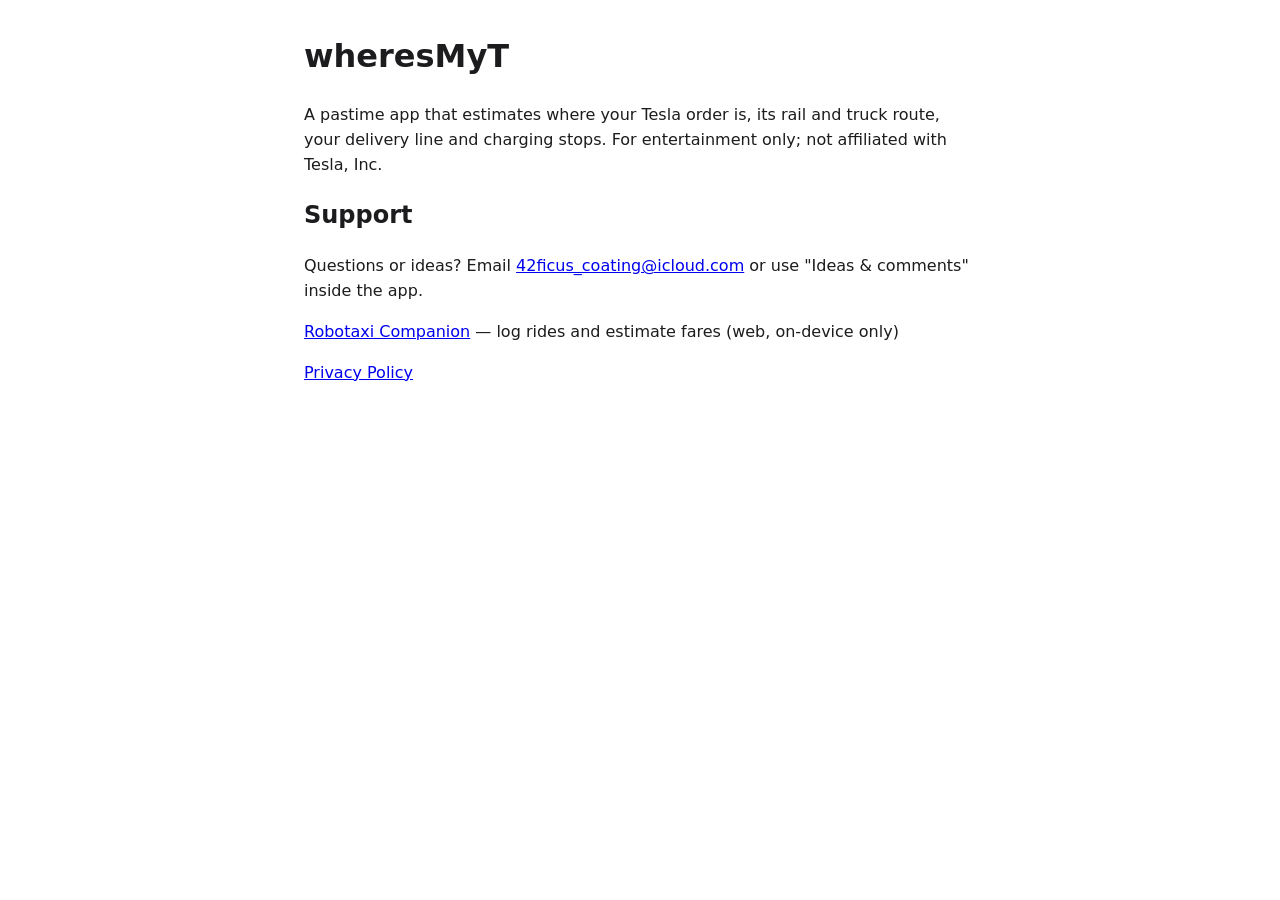
<file: index.html>
<!doctype html>
<html lang="en">
<head>
<meta charset="utf-8">
<meta name="viewport" content="width=device-width, initial-scale=1">
<title>wheresMyT Support</title>
<style>
  body { font: 16px/1.55 -apple-system, system-ui, Segoe UI, Roboto, sans-serif; max-width: 42rem; margin: 2rem auto; padding: 0 1rem; color: #1c1c1e; }
  @media (prefers-color-scheme: dark) { body { background: #111; color: #eee; } a { color: #8ab4ff; } }
</style>
</head>
<body>
<h1>wheresMyT</h1>
<p>A pastime app that estimates where your Tesla order is, its rail and truck route, your delivery line and charging stops. For entertainment only; not affiliated with Tesla, Inc.</p>
<h2>Support</h2>
<p>Questions or ideas? Email <a href="mailto:42ficus_coating@icloud.com">42ficus_coating@icloud.com</a> or use "Ideas &amp; comments" inside the app.</p>
<p><a href="robotaxi/">Robotaxi Companion</a> &mdash; log rides and estimate fares (web, on-device only)</p>
<p><a href="privacy.html">Privacy Policy</a></p>
</body>
</html>
</file>
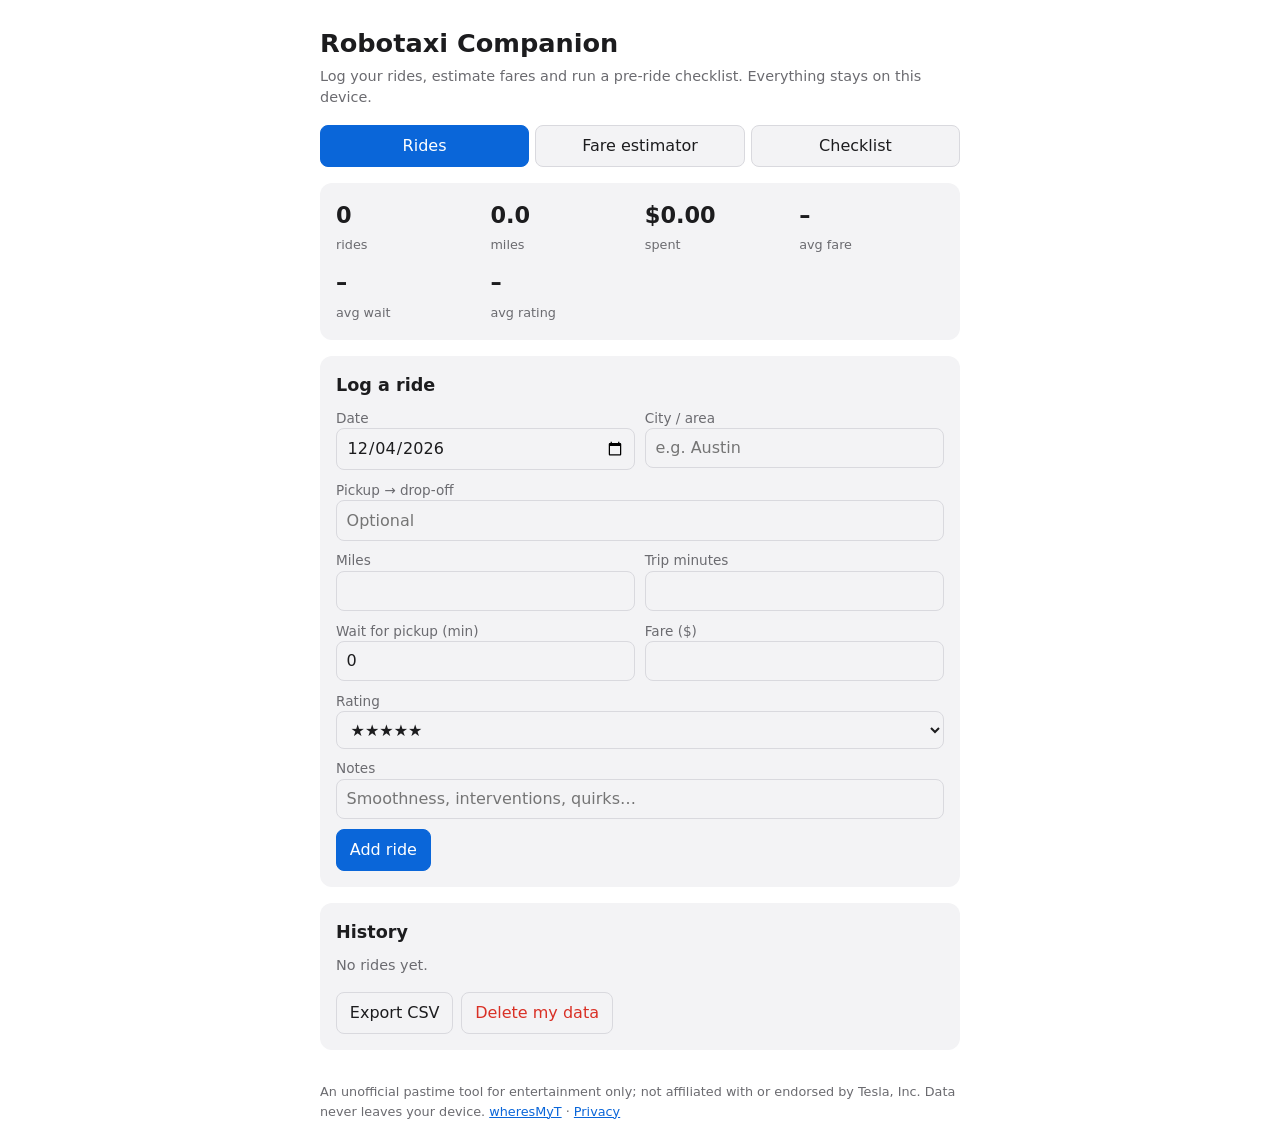
<file: robotaxi/index.html>
<!doctype html>
<html lang="en">
<head>
<meta charset="utf-8">
<meta name="viewport" content="width=device-width, initial-scale=1">
<title>Robotaxi Companion</title>
<style>
  :root { --bg:#fff; --fg:#1c1c1e; --muted:#6b6b70; --card:#f3f3f5; --line:#d9d9de; --accent:#0a66d9; }
  @media (prefers-color-scheme: dark) { :root { --bg:#111; --fg:#eee; --muted:#9a9aa0; --card:#1c1c1f; --line:#333; --accent:#8ab4ff; } }
  * { box-sizing: border-box; }
  body { font: 16px/1.5 -apple-system, system-ui, Segoe UI, Roboto, sans-serif; max-width: 42rem; margin: 0 auto; padding: 1rem; background: var(--bg); color: var(--fg); }
  h1 { font-size: 1.6rem; margin: .5rem 0 0; } h2 { font-size: 1.1rem; margin: 0 0 .6rem; }
  a { color: var(--accent); }
  .sub { color: var(--muted); font-size: .9rem; margin: .2rem 0 1rem; }
  nav { display: flex; gap: .4rem; margin-bottom: 1rem; flex-wrap: wrap; }
  nav button { flex: 1; }
  button, input, select { font: inherit; color: inherit; }
  button { background: var(--card); border: 1px solid var(--line); border-radius: 8px; padding: .5rem .8rem; cursor: pointer; }
  button.on, button.primary { background: var(--accent); border-color: var(--accent); color: #fff; }
  button.danger { color: #d93025; }
  input, select { background: var(--card); border: 1px solid var(--line); border-radius: 8px; padding: .45rem .6rem; width: 100%; }
  label { display: block; font-size: .85rem; color: var(--muted); }
  .card { background: var(--card); border-radius: 12px; padding: 1rem; margin-bottom: 1rem; }
  .grid { display: grid; grid-template-columns: 1fr 1fr; gap: .6rem; }
  .grid .full { grid-column: 1 / -1; }
  .stats { display: grid; grid-template-columns: repeat(auto-fit, minmax(8rem, 1fr)); gap: .6rem; }
  .stat b { display: block; font-size: 1.4rem; } .stat span { color: var(--muted); font-size: .8rem; }
  .ride { border-top: 1px solid var(--line); padding: .6rem 0; display: flex; justify-content: space-between; gap: .5rem; }
  .ride:first-child { border-top: 0; }
  .ride small { color: var(--muted); display: block; }
  .check { display: flex; gap: .6rem; align-items: center; padding: .35rem 0; } .check input { width: auto; }
  .hide { display: none; }
  footer { color: var(--muted); font-size: .8rem; margin-top: 2rem; }
</style>
</head>
<body>
<h1>Robotaxi Companion</h1>
<p class="sub">Log your rides, estimate fares and run a pre-ride checklist. Everything stays on this device.</p>

<nav id="tabs">
  <button data-t="log" class="on">Rides</button>
  <button data-t="fare">Fare estimator</button>
  <button data-t="list">Checklist</button>
</nav>

<section id="log">
  <div class="card"><div class="stats" id="stats"></div></div>
  <form class="card" id="rideForm">
    <h2>Log a ride</h2>
    <div class="grid">
      <div><label for="date">Date</label><input type="date" id="date" required></div>
      <div><label for="city">City / area</label><input id="city" placeholder="e.g. Austin"></div>
      <div class="full"><label for="route">Pickup → drop-off</label><input id="route" placeholder="Optional"></div>
      <div><label for="miles">Miles</label><input type="number" id="miles" min="0" step="0.1" required></div>
      <div><label for="mins">Trip minutes</label><input type="number" id="mins" min="0" step="1" required></div>
      <div><label for="wait">Wait for pickup (min)</label><input type="number" id="wait" min="0" step="1" value="0"></div>
      <div><label for="cost">Fare ($)</label><input type="number" id="cost" min="0" step="0.01" required></div>
      <div class="full"><label for="rating">Rating</label>
        <select id="rating"><option value="5">★★★★★</option><option value="4">★★★★</option><option value="3">★★★</option><option value="2">★★</option><option value="1">★</option></select></div>
      <div class="full"><label for="note">Notes</label><input id="note" placeholder="Smoothness, interventions, quirks…"></div>
      <div class="full"><button class="primary" type="submit">Add ride</button></div>
    </div>
  </form>
  <div class="card"><h2>History</h2><div id="rides"></div>
    <p style="display:flex;gap:.5rem;margin:.8rem 0 0"><button id="export">Export CSV</button><button id="wipe" class="danger">Delete my data</button></p></div>
</section>

<section id="fare" class="hide">
  <div class="card">
    <h2>Fare estimator</h2>
    <p class="sub">Enter rates you've seen in your own rides. These are not official Tesla prices.</p>
    <div class="grid">
      <div><label for="rBase">Base fare ($)</label><input type="number" id="rBase" step="0.01" min="0" value="2.00"></div>
      <div><label for="rMile">Per mile ($)</label><input type="number" id="rMile" step="0.01" min="0" value="1.00"></div>
      <div><label for="rMin">Per minute ($)</label><input type="number" id="rMin" step="0.01" min="0" value="0.30"></div>
      <div><label for="rSurge">Demand multiplier</label><input type="number" id="rSurge" step="0.1" min="1" value="1"></div>
      <div><label for="eMiles">Trip miles</label><input type="number" id="eMiles" step="0.1" min="0" value="5"></div>
      <div><label for="eMins">Trip minutes</label><input type="number" id="eMins" step="1" min="0" value="15"></div>
    </div>
    <p class="stat" style="margin-top:1rem"><b id="estimate">$0.00</b><span id="estNote"></span></p>
    <button id="calibrate">Calibrate rates from my ride log</button>
    <p class="sub" id="calMsg"></p>
  </div>
</section>

<section id="list" class="hide">
  <div class="card">
    <h2>Pre-ride checklist</h2>
    <div id="checks"></div>
    <button id="resetChecks">Reset</button>
  </div>
</section>

<footer>An unofficial pastime tool for entertainment only; not affiliated with or endorsed by Tesla, Inc. Data never leaves your device. <a href="../">wheresMyT</a> · <a href="../privacy.html">Privacy</a></footer>

<script>
(function () {
  var KEY = 'robotaxi.rides', CK = 'robotaxi.checks', RK = 'robotaxi.rates';
  function load(k, d) { try { var v = JSON.parse(localStorage.getItem(k)); return v == null ? d : v; } catch (e) { return d; } }
  function save(k, v) { try { localStorage.setItem(k, JSON.stringify(v)); } catch (e) {} }
  function $(id) { return document.getElementById(id); }
  function esc(s) { return String(s).replace(/[&<>"']/g, function (c) { return {'&':'&amp;','<':'&lt;','>':'&gt;','"':'&quot;',"'":'&#39;'}[c]; }); }
  function money(n) { return '$' + n.toFixed(2); }

  var rides = load(KEY, []);
  $('date').valueAsDate = new Date();

  // Tabs
  document.querySelectorAll('#tabs button').forEach(function (b) {
    b.onclick = function () {
      document.querySelectorAll('#tabs button').forEach(function (x) { x.classList.toggle('on', x === b); });
      ['log', 'fare', 'list'].forEach(function (t) { $(t).classList.toggle('hide', t !== b.dataset.t); });
    };
  });

  // Rides
  function render() {
    var n = rides.length, mi = 0, cost = 0, wait = 0, rate = 0;
    rides.forEach(function (r) { mi += r.miles; cost += r.cost; wait += r.wait; rate += r.rating; });
    $('stats').innerHTML = [
      [n, 'rides'], [mi.toFixed(1), 'miles'], [money(cost), 'spent'],
      [n ? money(cost / n) : '–', 'avg fare'], [n ? (wait / n).toFixed(1) + ' min' : '–', 'avg wait'],
      [n ? (rate / n).toFixed(1) + ' ★' : '–', 'avg rating']
    ].map(function (s) { return '<div class="stat"><b>' + s[0] + '</b><span>' + s[1] + '</span></div>'; }).join('');
    $('rides').innerHTML = n ? rides.slice().sort(function (a, b) { return b.date.localeCompare(a.date); }).map(function (r) {
      return '<div class="ride"><div>' + esc(r.date) + ' · ' + esc(r.city || 'Ride') + (r.route ? ' — ' + esc(r.route) : '') +
        '<small>' + r.miles + ' mi · ' + r.mins + ' min · wait ' + r.wait + ' min · ' + '★'.repeat(r.rating) + (r.note ? ' · ' + esc(r.note) : '') + '</small></div>' +
        '<div><b>' + money(r.cost) + '</b> <button data-id="' + r.id + '" aria-label="Delete ride">✕</button></div></div>';
    }).join('') : '<p class="sub">No rides yet.</p>';
    $('rides').querySelectorAll('button[data-id]').forEach(function (b) {
      b.onclick = function () { rides = rides.filter(function (r) { return String(r.id) !== b.dataset.id; }); save(KEY, rides); render(); };
    });
  }
  $('rideForm').onsubmit = function (e) {
    e.preventDefault();
    rides.push({ id: Date.now(), date: $('date').value, city: $('city').value.trim(), route: $('route').value.trim(),
      miles: +$('miles').value, mins: +$('mins').value, wait: +$('wait').value || 0, cost: +$('cost').value,
      rating: +$('rating').value, note: $('note').value.trim() });
    save(KEY, rides); render();
    ['route', 'miles', 'mins', 'cost', 'note'].forEach(function (i) { $(i).value = ''; });
  };
  $('export').onclick = function () {
    var q = function (v) { v = String(v); if (/^[=+\-@\t\r]/.test(v)) v = "'" + v; return '"' + v.replace(/"/g, '""') + '"'; };
    var rows = [['date','city','route','miles','minutes','wait_min','fare','rating','note']].concat(rides.map(function (r) {
      return [r.date, r.city, r.route, r.miles, r.mins, r.wait, r.cost, r.rating, r.note]; }));
    var a = document.createElement('a');
    a.href = URL.createObjectURL(new Blob([rows.map(function (r) { return r.map(q).join(','); }).join('\n')], { type: 'text/csv' }));
    a.download = 'robotaxi-rides.csv'; a.click();
  };
  $('wipe').onclick = function () {
    if (!confirm('Delete all rides, rates and checklist progress from this device?')) return;
    [KEY, CK, RK].forEach(function (k) { try { localStorage.removeItem(k); } catch (e) {} });
    rides = []; render(); loadRates(); drawChecks(); estimate();
  };

  // Fare estimator
  var rateIds = ['rBase', 'rMile', 'rMin', 'rSurge'];
  function loadRates() { var r = load(RK, null); if (r) rateIds.forEach(function (i) { if (r[i] != null) $(i).value = r[i]; }); }
  function estimate() {
    var g = function (i) { return Math.max(0, +$(i).value || 0); };
    var t = (g('rBase') + g('rMile') * g('eMiles') + g('rMin') * g('eMins')) * Math.max(1, g('rSurge'));
    $('estimate').textContent = money(t);
    $('estNote').textContent = 'estimated total for ' + g('eMiles') + ' mi / ' + g('eMins') + ' min';
    var o = {}; rateIds.forEach(function (i) { o[i] = $(i).value; }); save(RK, o);
  }
  ['rBase','rMile','rMin','rSurge','eMiles','eMins'].forEach(function (i) { $(i).oninput = estimate; });
  $('calibrate').onclick = function () {
    // Least squares: cost = base + a*miles + b*mins
    if (rides.length < 4) { $('calMsg').textContent = 'Log at least 4 rides first.'; return; }
    var X = rides.map(function (r) { return [1, r.miles, r.mins, r.cost]; }), A = [[0,0,0,0],[0,0,0,0],[0,0,0,0]];
    X.forEach(function (x) { for (var i = 0; i < 3; i++) { for (var j = 0; j < 3; j++) A[i][j] += x[i] * x[j]; A[i][3] += x[i] * x[3]; } });
    for (var c = 0; c < 3; c++) {
      var p = c; for (var r = c + 1; r < 3; r++) if (Math.abs(A[r][c]) > Math.abs(A[p][c])) p = r;
      if (Math.abs(A[p][c]) < 1e-9) { $('calMsg').textContent = 'Not enough variety in your rides to fit rates.'; return; }
      var t = A[c]; A[c] = A[p]; A[p] = t;
      for (var r2 = 0; r2 < 3; r2++) if (r2 !== c) { var f = A[r2][c] / A[c][c]; for (var k = c; k < 4; k++) A[r2][k] -= f * A[c][k]; }
    }
    var base = A[0][3] / A[0][0], mile = A[1][3] / A[1][1], min = A[2][3] / A[2][2];
    if (mile < 0 || min < 0 || base < 0) { $('calMsg').textContent = 'Fit gave negative rates; log more varied rides.'; return; }
    $('rBase').value = base.toFixed(2); $('rMile').value = mile.toFixed(2); $('rMin').value = min.toFixed(2); $('rSurge').value = 1;
    estimate(); $('calMsg').textContent = 'Rates fitted to your ' + rides.length + ' rides.';
  };

  // Checklist
  var ITEMS = ['Confirm pickup pin and vehicle details in the ride app', 'Phone charged; screenshot of ride details', 'Know the app\'s support/help option', 'Buckle up and check your belongings on exit',
    'Check pickup location is safe and legal to stop', 'Note any issues for your ride log'];
  function drawChecks() {
    var done = load(CK, {});
    $('checks').innerHTML = '';
    ITEMS.forEach(function (t, i) {
      var l = document.createElement('label'); l.className = 'check'; l.style.color = 'inherit'; l.style.fontSize = 'inherit';
      var c = document.createElement('input'); c.type = 'checkbox'; c.checked = !!done[i];
      c.onchange = function () { done[i] = c.checked; save(CK, done); };
      l.appendChild(c); l.appendChild(document.createTextNode(t)); $('checks').appendChild(l);
    });
  }
  $('resetChecks').onclick = function () { save(CK, {}); drawChecks(); };

  loadRates(); estimate(); drawChecks(); render();
})();
</script>
</body>
</html>
</file>
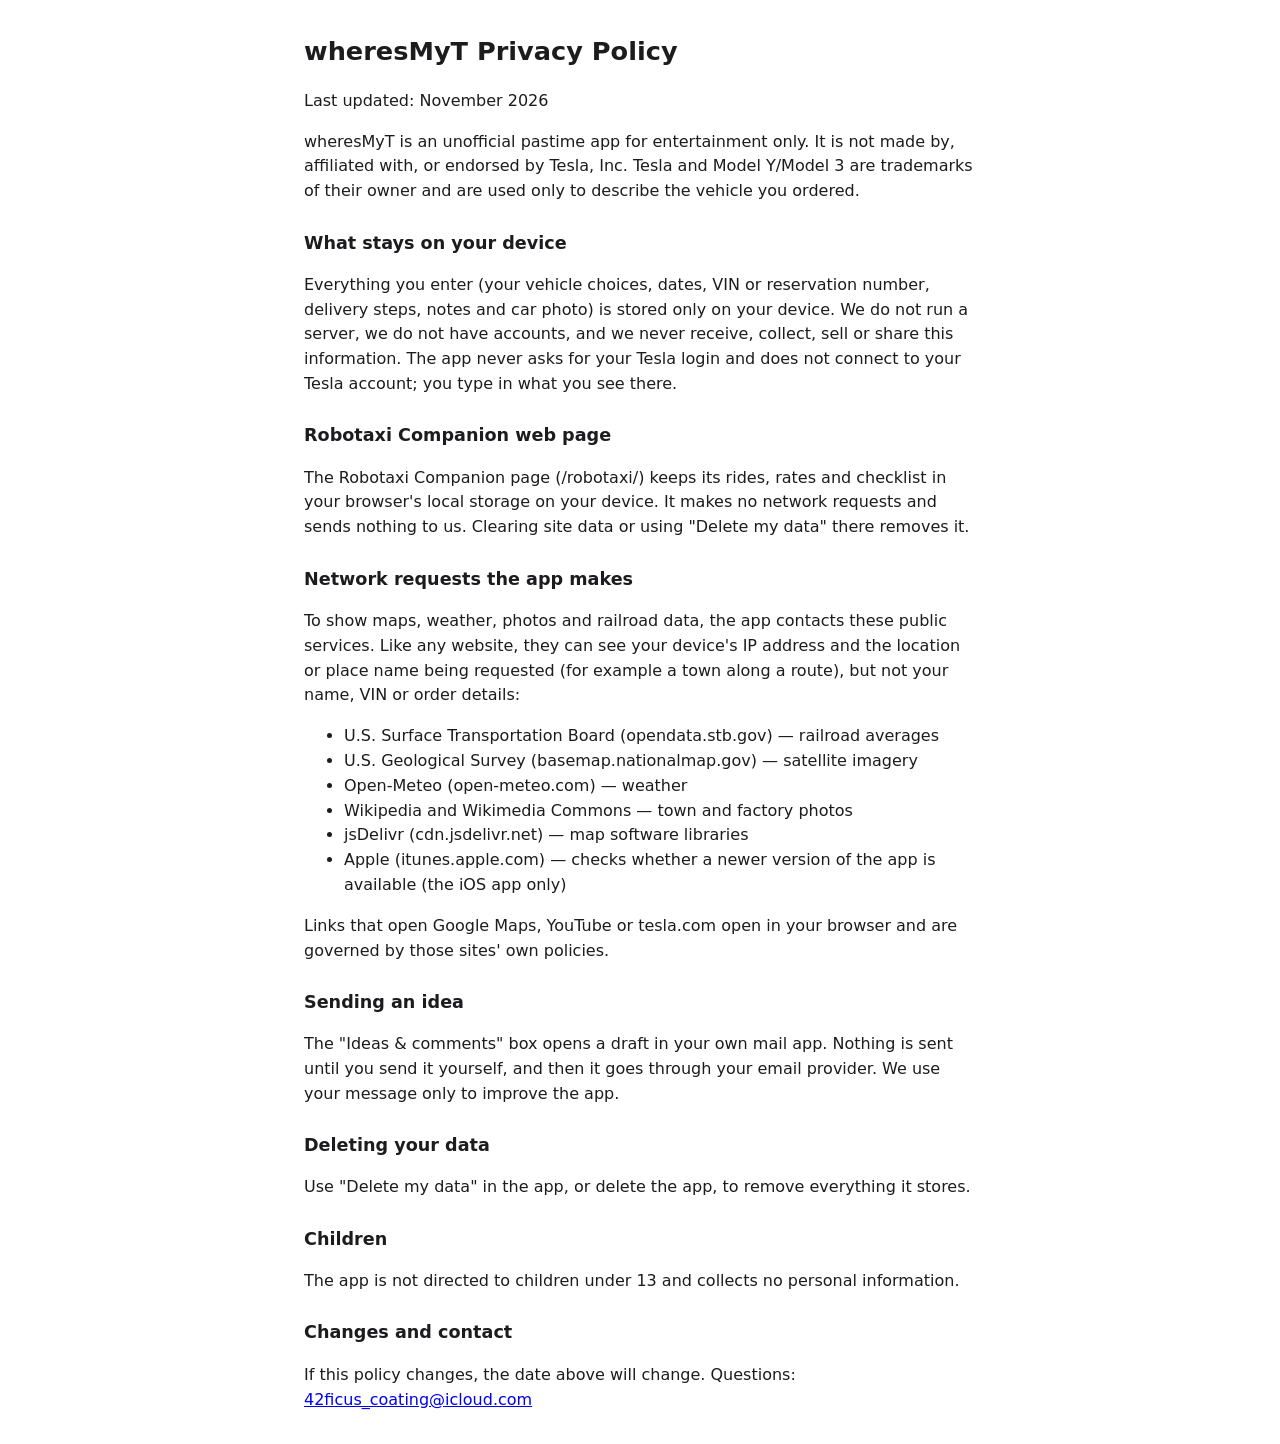
<file: privacy.html>
<!doctype html>
<html lang="en">
<head>
<meta charset="utf-8">
<meta name="viewport" content="width=device-width, initial-scale=1">
<title>wheresMyT Privacy Policy</title>
<style>
  body { font: 16px/1.55 -apple-system, system-ui, Segoe UI, Roboto, sans-serif; max-width: 42rem; margin: 2rem auto; padding: 0 1rem; color: #1c1c1e; }
  h1 { font-size: 1.6rem; } h2 { font-size: 1.1rem; margin-top: 1.6rem; }
  @media (prefers-color-scheme: dark) { body { background: #111; color: #eee; } a { color: #8ab4ff; } }
</style>
</head>
<body>
<h1>wheresMyT Privacy Policy</h1>
<p>Last updated: November 2026</p>

<p>wheresMyT is an unofficial pastime app for entertainment only. It is not made by, affiliated with, or endorsed by Tesla, Inc. Tesla and Model Y/Model 3 are trademarks of their owner and are used only to describe the vehicle you ordered.</p>

<h2>What stays on your device</h2>
<p>Everything you enter (your vehicle choices, dates, VIN or reservation number, delivery steps, notes and car photo) is stored only on your device. We do not run a server, we do not have accounts, and we never receive, collect, sell or share this information. The app never asks for your Tesla login and does not connect to your Tesla account; you type in what you see there.</p>

<h2>Robotaxi Companion web page</h2>
<p>The Robotaxi Companion page (/robotaxi/) keeps its rides, rates and checklist in your browser's local storage on your device. It makes no network requests and sends nothing to us. Clearing site data or using "Delete my data" there removes it.</p>

<h2>Network requests the app makes</h2>
<p>To show maps, weather, photos and railroad data, the app contacts these public services. Like any website, they can see your device's IP address and the location or place name being requested (for example a town along a route), but not your name, VIN or order details:</p>
<ul>
  <li>U.S. Surface Transportation Board (opendata.stb.gov) &mdash; railroad averages</li>
  <li>U.S. Geological Survey (basemap.nationalmap.gov) &mdash; satellite imagery</li>
  <li>Open-Meteo (open-meteo.com) &mdash; weather</li>
  <li>Wikipedia and Wikimedia Commons &mdash; town and factory photos</li>
  <li>jsDelivr (cdn.jsdelivr.net) &mdash; map software libraries</li>
  <li>Apple (itunes.apple.com) &mdash; checks whether a newer version of the app is available (the iOS app only)</li>
</ul>
<p>Links that open Google Maps, YouTube or tesla.com open in your browser and are governed by those sites' own policies.</p>

<h2>Sending an idea</h2>
<p>The "Ideas &amp; comments" box opens a draft in your own mail app. Nothing is sent until you send it yourself, and then it goes through your email provider. We use your message only to improve the app.</p>

<h2>Deleting your data</h2>
<p>Use "Delete my data" in the app, or delete the app, to remove everything it stores.</p>

<h2>Children</h2>
<p>The app is not directed to children under 13 and collects no personal information.</p>

<h2>Changes and contact</h2>
<p>If this policy changes, the date above will change. Questions: <a href="mailto:42ficus_coating@icloud.com">42ficus_coating@icloud.com</a></p>
</body>
</html>
</file>
